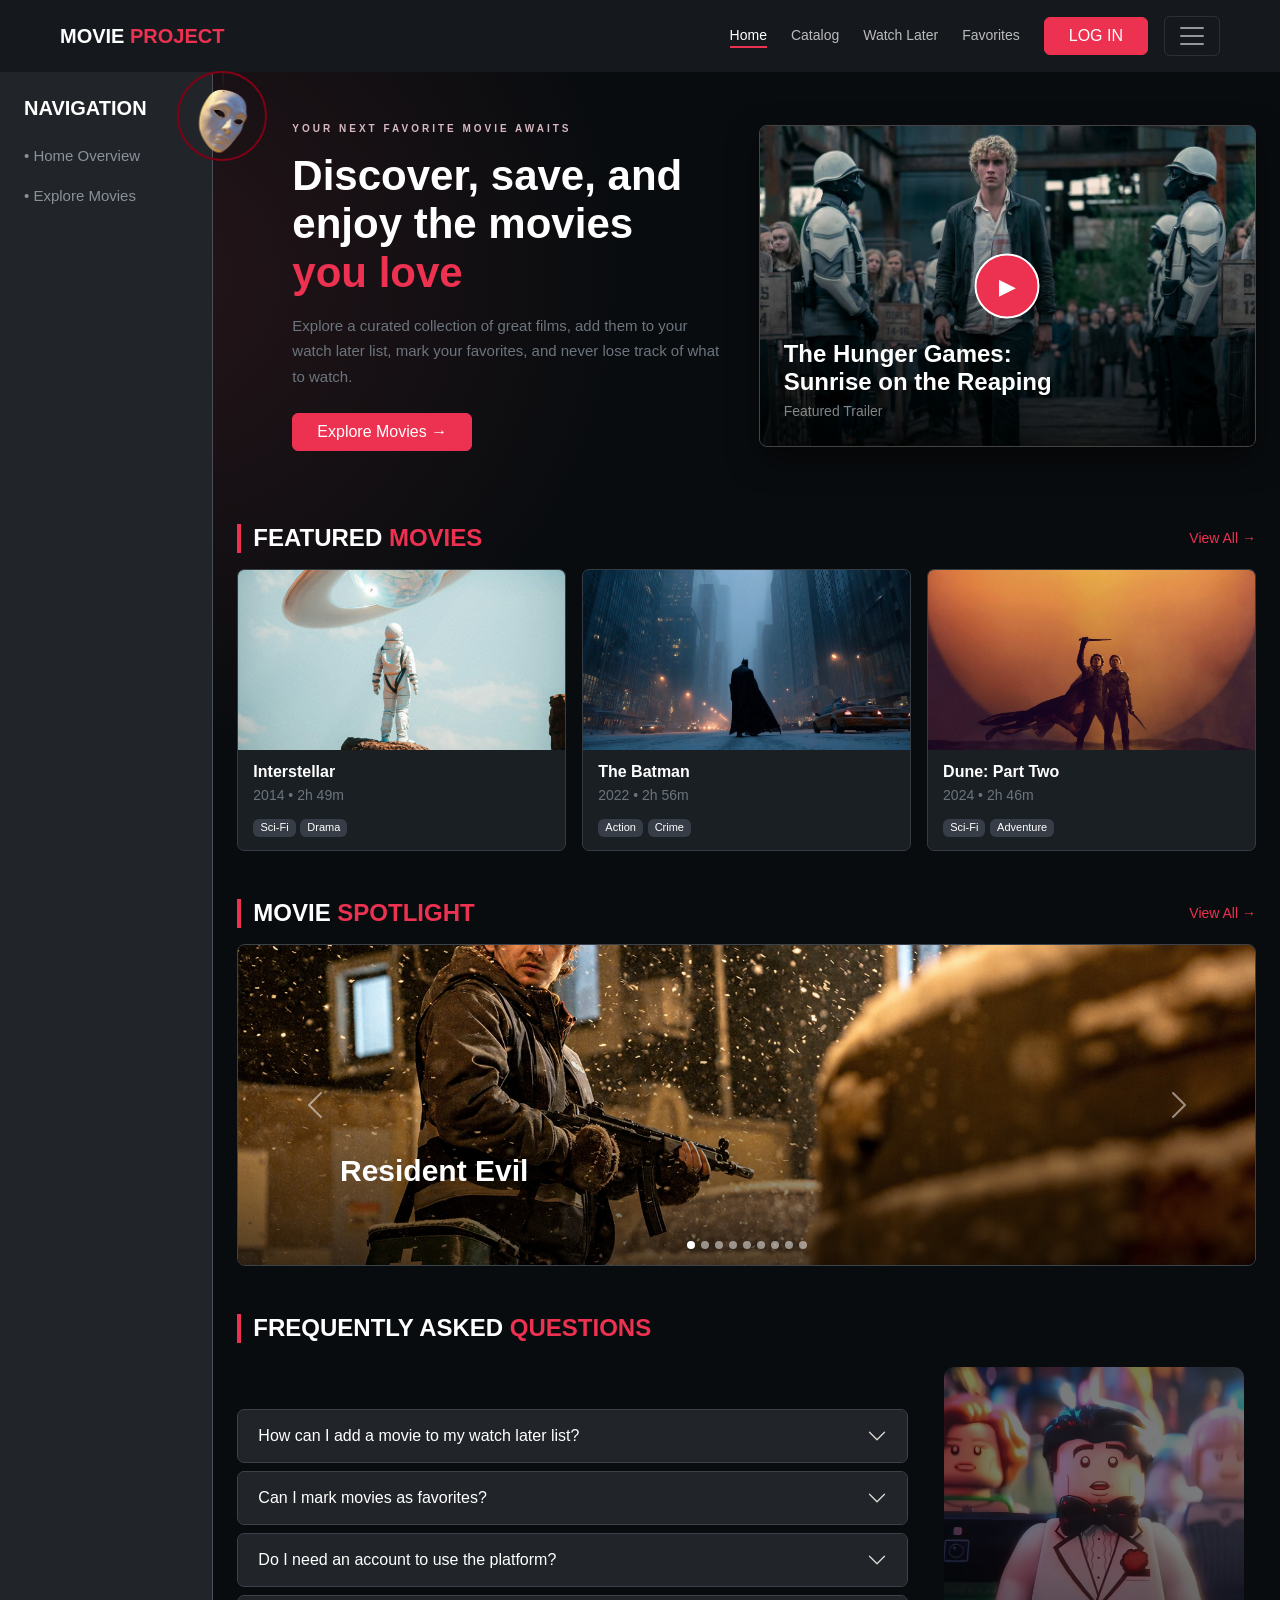
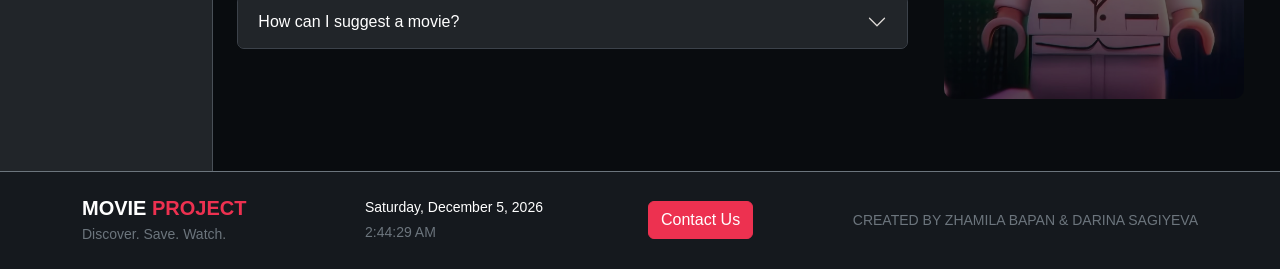
<file: index.html>
<!DOCTYPE html>
<html lang="en">
<head>
  <meta charset="UTF-8">
  <meta name="viewport" content="width=device-width, initial-scale=1.0">
  <title>Home | MOVIE PROJECT</title>

  <link href="https://cdn.jsdelivr.net/npm/bootstrap@5.3.3/dist/css/bootstrap.min.css" rel="stylesheet">
  <link rel="stylesheet" href="css/style.css">
</head>

<body class="home-page bg-black text-white">

<!-- NAVBAR -->
<nav class="navbar navbar-dark bg-dark px-3 px-lg-5 py-3">
  <div class="container-fluid">

    <a class="navbar-brand fw-bold" href="index.html">
      MOVIE <span class="red-text">PROJECT</span>
    </a>

    <div class="d-none d-lg-flex gap-4 ms-auto me-4">
      <a href="index.html" class="nav-link active-link">Home</a>
      <a href="catalog.html" class="nav-link">Catalog</a>
      <a href="watch-later.html" class="nav-link">Watch Later</a>
      <a href="favorites.html" class="nav-link">Favorites</a>
    </div>

    <button class="btn btn-danger px-4 me-3" data-bs-toggle="modal" data-bs-target="#loginModal">
      LOG IN
    </button>

    <button class="navbar-toggler" type="button" data-bs-toggle="offcanvas"
            data-bs-target="#menu" aria-label="Open menu">
      <span class="navbar-toggler-icon"></span>
    </button>
  </div>
</nav>

<!-- HAMBURGER MENU -->
<div class="offcanvas offcanvas-end text-bg-dark" id="menu" tabindex="-1">
  <div class="offcanvas-header">
    <h5>MOVIE PROJECT</h5>
    <button class="btn-close btn-close-white" data-bs-dismiss="offcanvas" aria-label="Close"></button>
  </div>
  <div class="offcanvas-body d-flex flex-column gap-4">
    <a href="index.html">Home</a>
    <a href="catalog.html">Catalog</a>
    <a href="watch-later.html">Watch Later</a>
    <a href="favorites.html">Favorites</a>
  </div>
</div>


<main class="container-fluid px-0">

    <div class="row g-0">

        <!-- SIDEBAR -->
        <aside class="site-sidebar col-12 col-lg-2 bg-dark p-4">
        <h3 class="fs-5 fw-bold mb-4">NAVIGATION</h3>

        <p>
            <a href="index.html">• Home Overview</a>
        </p>

        <p>
            <a href="catalog.html">• Explore Movies</a>
        </p>
        </aside>

        <!-- MAIN CONTENT -->
        <div class="col-12 col-lg-10 px-3 px-lg-4 py-4">


            <!-- HERO -->
            <section class="row align-items-center g-4 mb-5">
                <div class="col-12 col-lg-6">
                <div class="hero-left position-relative">

                    <img src="images/mask1.png" class="hero-mask rounded-circle"
                        width="90" height="90" alt="Movie mask">

                    <p class="hero-small">YOUR NEXT FAVORITE MOVIE AWAITS</p>

                    <h1 class="hero-title fw-bold">
                    Discover, save, and<br>
                    enjoy the movies<br>
                    <span class="red-text">you love</span>
                    </h1>

                    <p class="text-secondary hero-description mt-3 mb-4">
                    Explore a curated collection of great films, add them
                    to your watch later list, mark your favorites,
                    and never lose track of what to watch.
                    </p>

                    <a href="catalog.html" class="btn btn-danger px-4">
                    Explore Movies &rarr;
                    </a>
                </div>
                </div>

                <div class="col-12 col-lg-6">
                <div class="trailer-box position-relative overflow-hidden rounded-3">

                    <!-- Preview shown before playing -->
                    <div id="videoPreview" class="position-relative">
                    <img src="images/The Hunger Games.jpg" class="w-100 object-fit-cover"
                        height="320" alt="The Hunger Games">

                    <div class="trailer-dark"></div>

                    <button class="btn btn-danger rounded-circle play-button position-absolute top-50 start-50 translate-middle"
                            onclick="playTrailer()" aria-label="Play trailer">
                        &#9654;
                    </button>

                    <div class="trailer-info position-absolute bottom-0 start-0 p-4">
                        <h2 class="h4 fw-bold mb-1">
                        The Hunger Games:<br>Sunrise on the Reaping
                        </h2>
                        <p class="text-white-50 small mb-0">Featured Trailer</p>
                    </div>
                    </div>

                    <!-- Video plays in the same place -->
                    <video id="heroVideo" class="w-100 d-none" height="320"
                        controls playsinline preload="none">
                    <source src="video/THE HUNGER GAMES.mp4" type="video/mp4">
                    </video>

                </div>
                </div>
            </section>


            <!-- FEATURED MOVIES -->
            <section class="mb-5">

                <div class="d-flex justify-content-between align-items-center mb-3">
                <h2 class="section-title h4 fw-bold mb-0">
                    FEATURED <span class="red-text">MOVIES</span>
                </h2>
                <a href="catalog.html" class="red-text small">View All &rarr;</a>
                </div>

                <div class="row g-3">

                <div class="col-12 col-md-4">
                    <div class="card bg-dark text-white h-100 movie-card">
                    <img src="images/interstellar.jpg" class="card-img-top object-fit-cover"
                        height="200" alt="Interstellar">
                    <div class="card-body">
                        <h3 class="h6 fw-bold mb-1">Interstellar</h3>
                        <p class="small text-secondary mb-2">2014 • 2h 49m</p>
                        <span class="badge bg-secondary">Sci-Fi</span>
                        <span class="badge bg-secondary">Drama</span>
                    </div>
                    </div>
                </div>

                <div class="col-12 col-md-4">
                    <div class="card bg-dark text-white h-100 movie-card">
                    <img src="images/the-batman.jpg" class="card-img-top object-fit-cover"
                        height="200" alt="The Batman">
                    <div class="card-body">
                        <h3 class="h6 fw-bold mb-1">The Batman</h3>
                        <p class="small text-secondary mb-2">2022 • 2h 56m</p>
                        <span class="badge bg-secondary">Action</span>
                        <span class="badge bg-secondary">Crime</span>
                    </div>
                    </div>
                </div>

                <div class="col-12 col-md-4">
                    <div class="card bg-dark text-white h-100 movie-card">
                    <img src="images/dune.jpg" class="card-img-top object-fit-cover"
                        height="200" alt="Dune Part Two">
                    <div class="card-body">
                        <h3 class="h6 fw-bold mb-1">Dune: Part Two</h3>
                        <p class="small text-secondary mb-2">2024 • 2h 46m</p>
                        <span class="badge bg-secondary">Sci-Fi</span>
                        <span class="badge bg-secondary">Adventure</span>
                    </div>
                    </div>
                </div>

                </div>
            </section>


            <!-- BOOTSTRAP CAROUSEL -->
            <section class="mb-5">

                <div class="d-flex justify-content-between align-items-center mb-3">
                <h2 class="section-title h4 fw-bold mb-0">
                    MOVIE <span class="red-text">SPOTLIGHT</span>
                </h2>
                <a href="catalog.html" class="red-text small">View All &rarr;</a>
                </div>

                <div id="movieCarousel" class="carousel slide rounded-3 overflow-hidden"
                    data-bs-ride="carousel">

                <div class="carousel-indicators">
                    <button data-bs-target="#movieCarousel" data-bs-slide-to="0" class="active" aria-current="true" aria-label="Slide 1"></button>
                    <button data-bs-target="#movieCarousel" data-bs-slide-to="1" aria-label="Slide 2"></button>
                    <button data-bs-target="#movieCarousel" data-bs-slide-to="2" aria-label="Slide 3"></button>
                    <button data-bs-target="#movieCarousel" data-bs-slide-to="3" aria-label="Slide 4"></button>
                    <button data-bs-target="#movieCarousel" data-bs-slide-to="4" aria-label="Slide 5"></button>
                    <button data-bs-target="#movieCarousel" data-bs-slide-to="5" aria-label="Slide 6"></button>
                    <button data-bs-target="#movieCarousel" data-bs-slide-to="6" aria-label="Slide 7"></button>
                    <button data-bs-target="#movieCarousel" data-bs-slide-to="7" aria-label="Slide 8"></button>
                    <button data-bs-target="#movieCarousel" data-bs-slide-to="8" aria-label="Slide 9"></button>
                </div>

                <div class="carousel-inner">

                    <div class="carousel-item active">
                    <img src="images/slide.res.jpg" class="d-block w-100 object-fit-cover" height="320" alt="Resident Evil">
                    <div class="carousel-caption text-start"><h3>Resident Evil</h3></div>
                    </div>

                    <div class="carousel-item">
                    <img src="images/slide.dune.jpg" class="d-block w-100 object-fit-cover" height="320" alt="Dune III">
                    <div class="carousel-caption text-start"><h3>Dune III</h3></div>
                    </div>

                    <div class="carousel-item">
                    <img src="images/the-batman.jpg" class="d-block w-100 object-fit-cover" height="320" alt="The Batman">
                    <div class="carousel-caption text-start"><h3>The Batman</h3></div>
                    </div>

                    <div class="carousel-item">
                    <img src="images/slide.juma.jpg" class="d-block w-100 object-fit-cover" height="320" alt="Jumanji">
                    <div class="carousel-caption text-start"><h3>Jumanji</h3></div>
                    </div>

                    <div class="carousel-item">
                    <img src="images/slide.jpg" class="d-block w-100 object-fit-cover" height="320" alt="Blade Runner 2049">
                    <div class="carousel-caption text-start"><h3>Blade Runner 2049</h3></div>
                    </div>

                    <div class="carousel-item">
                    <img src="images/slide.avt.jpg" class="d-block w-100 object-fit-cover" height="320" alt="Avatar">
                    <div class="carousel-caption text-start"><h3>Avatar</h3></div>
                    </div>

                    <div class="carousel-item">
                    <img src="images/slide.int.jpg" class="d-block w-100 object-fit-cover" height="320" alt="Interstellar">
                    <div class="carousel-caption text-start"><h3>Interstellar</h3></div>
                    </div>

                    <div class="carousel-item">
                    <img src="images/slide.fav.jpg" class="d-block w-100 object-fit-cover" height="320" alt="The Favourite ">
                    <div class="carousel-caption text-start"><h3>The Favourite </h3></div>
                    </div>

                    <div class="carousel-item">
                    <img src="images/The Hunger Games.jpg" class="d-block w-100 object-fit-cover" height="320" alt="The Hunger Games">
                    <div class="carousel-caption text-start"><h3>The Hunger Games</h3></div>
                    </div>

                </div>

                <button class="carousel-control-prev" data-bs-target="#movieCarousel"
                        data-bs-slide="prev" aria-label="Previous">
                    <span class="carousel-control-prev-icon"></span>
                </button>

                <button class="carousel-control-next" data-bs-target="#movieCarousel"
                        data-bs-slide="next" aria-label="Next">
                    <span class="carousel-control-next-icon"></span>
                </button>

                </div>
            </section>


            <!-- FAQ ACCORDION -->
            <section class="mb-5">

                <h2 class="section-title h4 fw-bold mb-4">
                FREQUENTLY ASKED <span class="red-text">QUESTIONS</span>
                </h2>

                <div class="row g-4 align-items-center">

                <div class="col-12 col-lg-8">
                    <div class="accordion" id="faq">

                    <div class="accordion-item bg-dark text-white mb-2">
                        <h3 class="accordion-header">         
                        <button class="accordion-button collapsed bg-dark text-white" type="button" aria-expanded="false" aria-controls="faq1">
                        How can I add a movie to my watch later list?
                        </button>
                        </h3>
                        <div id="faq1" class="accordion-collapse collapse" data-bs-parent="#faq">
                        <div class="accordion-body">
                            Open Catalog and click the clock button next to a movie.
                        </div>
                        </div>
                    </div>

                    <div class="accordion-item bg-dark text-white mb-2">
                        <h3 class="accordion-header">
                        <button class="accordion-button collapsed bg-dark text-white" type="button" aria-expanded="false" aria-controls="faq2">
                            Can I mark movies as favorites?
                        </button>
                        </h3>
                        <div id="faq2" class="accordion-collapse collapse" data-bs-parent="#faq">
                        <div class="accordion-body">
                            Yes. Click the heart button in Catalog.
                        </div>
                        </div>
                    </div>

                    <div class="accordion-item bg-dark text-white mb-2">
                        <h3 class="accordion-header">
                        <button class="accordion-button collapsed bg-dark text-white" type="button" aria-expanded="false" aria-controls="faq3">
                            Do I need an account to use the platform?
                        </button>
                        </h3>
                        <div id="faq3" class="accordion-collapse collapse" data-bs-parent="#faq">
                        <div class="accordion-body">
                            No. Movie lists are stored locally in your browser.
                        </div>
                        </div>
                    </div>

                    <div class="accordion-item bg-dark text-white mb-2">
                        <h3 class="accordion-header">
                        <button class="accordion-button collapsed bg-dark text-white" type="button" aria-expanded="false" aria-controls="faq4">
                            How can I suggest a movie?
                        </button>
                        </h3>
                        <div id="faq4" class="accordion-collapse collapse" data-bs-parent="#faq">
                        <div class="accordion-body">
                            Click Contact Us and complete the suggestion form.
                        </div>
                        </div>
                    </div>

                    </div>
                </div>

                <div class="col-12 col-lg-4 text-center">
                    <img src="images/rea.jpg" class="faq-reaction img-fluid"
                        width="300" height="360" alt="Reaction image">
                </div>

                </div>
            </section>

        </div>

    </div>
</main>



<!-- FOOTER -->
<footer class="bg-dark border-top border-secondary py-4">
  <div class="container">
    <div class="row align-items-center g-3">

      <div class="col-12 col-md-3">
        <h2 class="h5 fw-bold mb-1">MOVIE <span class="red-text">PROJECT</span></h2>
        <p class="text-secondary small mb-0">Discover. Save. Watch.</p>
      </div>

      <div class="col-12 col-md-3">
        <p id="date" class="small mb-1"></p>
        <p id="time" class="small text-secondary mb-0"></p>
      </div>

      <div class="col-12 col-md-2">
        <button class="btn btn-danger" data-bs-toggle="modal"
                data-bs-target="#contactModal">Contact Us</button>
      </div>

      <div class="col-12 col-md-4 text-md-end">
        <p class="text-secondary small mb-0">
          CREATED BY ZHAMILA BAPAN &amp; DARINA SAGIYEVA
        </p>
      </div>

    </div>
  </div>
</footer>


<!-- SIGN UP FORM -->
<div class="modal fade" id="loginModal" tabindex="-1">
  <div class="modal-dialog modal-dialog-centered">
    <div class="modal-content bg-dark text-white">

      <div class="modal-header">
        <h2 class="modal-title h5">Sign Up</h2>
        <button class="btn-close btn-close-white" data-bs-dismiss="modal" aria-label="Close"></button>
      </div>

      <div class="modal-body">
        <p class="small text-secondary">Demo registration form.</p>

        <form id="signupForm">
          <label class="form-label">Email</label>
          <input type="email" id="email" class="form-control mb-3" required>

          <label class="form-label">Password</label>
          <input type="password" id="password" class="form-control mb-3" required>

          <label class="form-label">Confirm Password</label>
          <input type="password" id="confirm" class="form-control mb-3" required>

          <p id="formMessage" class="small" role="status"></p>
          <button class="btn btn-danger w-100">Sign Up</button>
        </form>
      </div>

    </div>
  </div>
</div>


<!-- CONTACT FORM -->
<div class="modal fade" id="contactModal" tabindex="-1">
  <div class="modal-dialog modal-dialog-centered modal-lg">
    <div class="modal-content bg-dark text-white">

      <div class="modal-header">
        <h2 class="modal-title h5">Suggest a Movie / Contact Us</h2>
        <button class="btn-close btn-close-white" data-bs-dismiss="modal" aria-label="Close"></button>
      </div>

      <div class="modal-body">
        <form id="contactForm">
          <div class="row g-3">

            <div class="col-md-6">
              <label class="form-label">Your Name</label>
              <input type="text" class="form-control" required>
            </div>

            <div class="col-md-6">
              <label class="form-label">Your Email</label>
              <input type="email" class="form-control" required>
            </div>

            <div class="col-md-6">
              <label class="form-label">Highlight Color</label>
              <input type="color" class="form-control form-control-color" value="#ed3150">
            </div>

            <div class="col-md-6">
              <label class="form-label">Genre</label>
              <select class="form-select">
                <option>Action</option>
                <option>Sci-Fi</option>
                <option>Horror</option>
                <option>Drama</option>
                <option>Comedy</option>
              </select>
            </div>

            <div class="col-12">
              <label class="form-label">Message</label>
              <textarea class="form-control" rows="4" required></textarea>
            </div>

          </div>

          <p id="contactMessage" class="small mt-3" role="status"></p>
          <button class="btn btn-danger w-100 mt-2">Submit Request</button>
        </form>
      </div>

    </div>
  </div>
</div>

<script src="https://cdn.jsdelivr.net/npm/bootstrap@5.3.3/dist/js/bootstrap.bundle.min.js"></script>
<script src="js/script.js"></script>
</body>
</html>
</file>
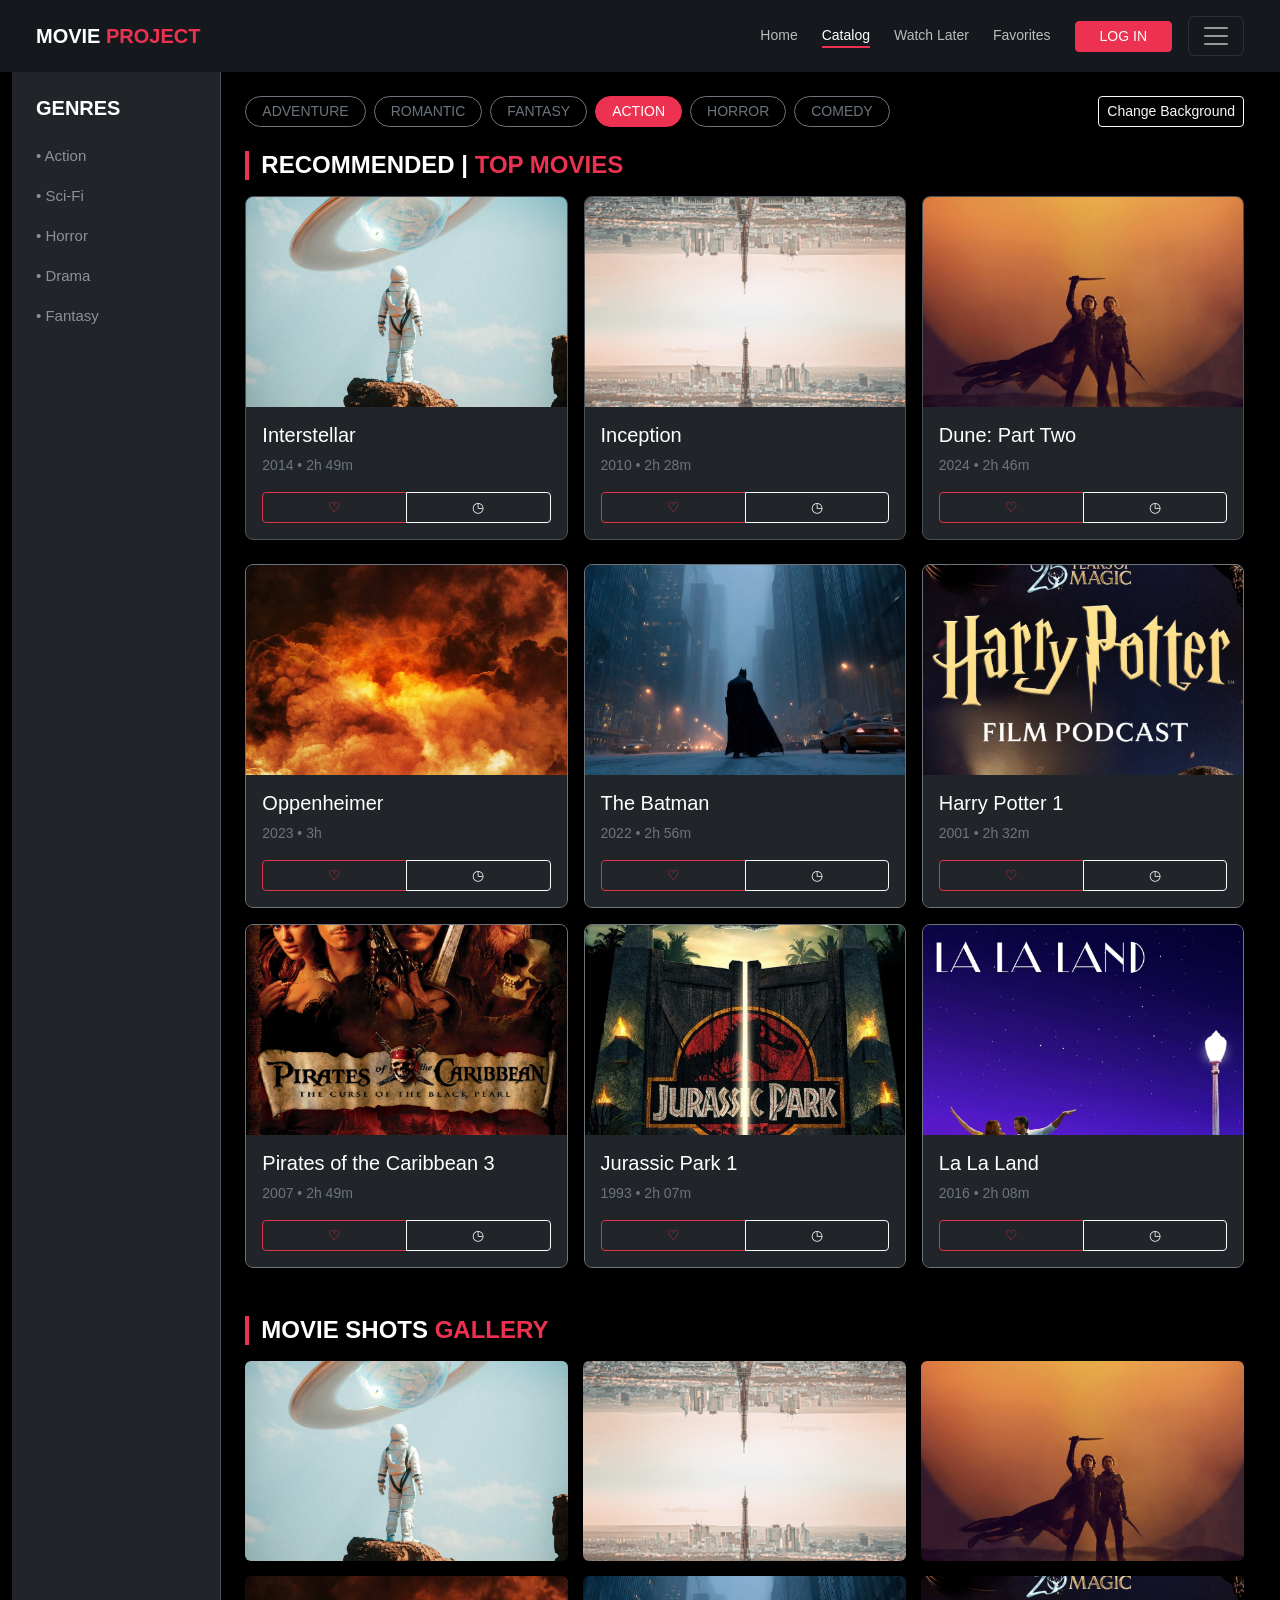
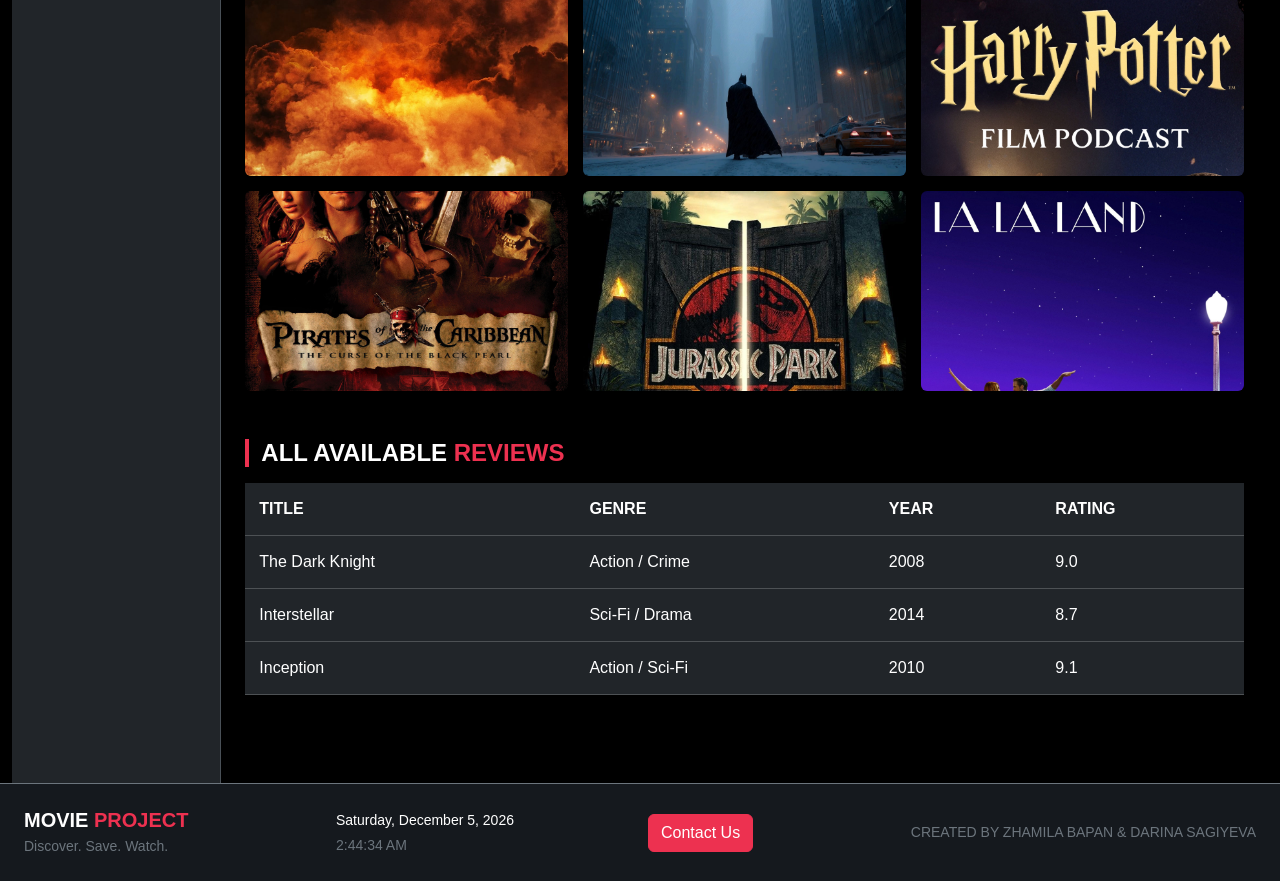
<file: catalog.html>
<!DOCTYPE html>
<html lang="en">
<head>
  <meta charset="UTF-8">
  <meta name="viewport" content="width=device-width, initial-scale=1.0">
  <title>Catalog | MOVIE PROJECT</title>
  <link href="https://cdn.jsdelivr.net/npm/bootstrap@5.3.3/dist/css/bootstrap.min.css" rel="stylesheet">
  <link rel="stylesheet" href="css/style.css">
</head>
<body class="catalog-page bg-black text-white">

<!-- NAVBAR -->
<nav class="navbar navbar-dark bg-dark px-3 px-lg-4 py-3">
  <div class="container-fluid">
    <a class="navbar-brand fw-bold" href="index.html">MOVIE <span class="red-text">PROJECT</span></a>
    <div class="d-none d-lg-flex gap-4 ms-auto me-4">
      <a class="nav-link" href="index.html">Home</a>
      <a class="nav-link active-link" href="catalog.html">Catalog</a>
      <a class="nav-link" href="watch-later.html">Watch Later</a>
      <a class="nav-link" href="favorites.html">Favorites</a>
    </div>
    <button class="btn btn-danger btn-sm me-3 px-4" type="button" data-bs-toggle="modal" data-bs-target="#loginModal">LOG IN</button>
    <button class="navbar-toggler" type="button" data-bs-toggle="offcanvas" data-bs-target="#menu" aria-label="Open menu">
      <span class="navbar-toggler-icon"></span>
    </button>
  </div>
</nav>

<!-- HAMBURGER MENU -->
<div class="offcanvas offcanvas-end text-bg-dark" id="menu" tabindex="-1">
  <div class="offcanvas-header">
    <h5>MOVIE PROJECT</h5>
    <button class="btn-close btn-close-white" data-bs-dismiss="offcanvas" aria-label="Close"></button>
  </div>
  <div class="offcanvas-body d-flex flex-column gap-4">
    <a href="index.html">Home</a>
    <a href="catalog.html">Catalog</a>
    <a href="watch-later.html">Watch Later</a>
    <a href="favorites.html">Favorites</a>
  </div>
</div>

<div class="container-fluid">
  <div class="row g-0 catalog-layout">

    <!-- SIDEBAR -->
    <aside class="site-sidebar col-12 col-lg-2 bg-dark p-4">
      <h3 class="fs-5 fw-bold mb-4">GENRES</h3>
      <p><a href="#movies">• Action</a></p>
      <p><a href="#movies">• Sci-Fi</a></p>
      <p><a href="#movies">• Horror</a></p>
      <p><a href="#movies">• Drama</a></p>
      <p><a href="#movies">• Fantasy</a></p>
    </aside>

    <main class="col-12 col-lg-10 px-3 px-lg-4 py-4">

      <!-- GENRE BUTTONS -->
      <section class="mb-4 d-flex flex-wrap gap-2">
        <button class="btn btn-outline-secondary btn-sm rounded-pill px-3">ADVENTURE</button>
        <button class="btn btn-outline-secondary btn-sm rounded-pill px-3">ROMANTIC</button>
        <button class="btn btn-outline-secondary btn-sm rounded-pill px-3">FANTASY</button>
        <button class="btn btn-danger btn-sm rounded-pill px-3">ACTION</button>
        <button class="btn btn-outline-secondary btn-sm rounded-pill px-3">HORROR</button>
        <button class="btn btn-outline-secondary btn-sm rounded-pill px-3">COMEDY</button>
        <button class="btn btn-outline-light btn-sm ms-lg-auto" onclick="changeBackgroundColor()">Change Background</button>
      </section>

      <!-- MOVIES -->
      <section id="movies" class="mb-5">
        <h1 class="section-title h4 fw-bold mb-3">RECOMMENDED | <span class="red-text">TOP MOVIES</span></h1>

        <!-- FIRST THREE CARDS -->
        <div class="row g-3 mb-4">

          <div class="col-12 col-md-6 col-lg-4">
            <div class="media-card h-100">
              <img src="images/interstellar.jpg" class="w-100 object-fit-cover" height="210" alt="Interstellar">
              <div class="p-3">
                <h3 class="h5">Interstellar</h3>
                <p class="small text-secondary">2014 • 2h 49m</p>
                <div class="btn-group w-100">
                  <button class="btn btn-outline-danger btn-sm" onclick="saveMovie('favorites','Interstellar','2014','Sci-Fi / Drama')" aria-label="Add to Favorites">♡</button>
                  <button class="btn btn-outline-light btn-sm" onclick="saveMovie('watchLater','Interstellar','2014','Sci-Fi / Drama')" aria-label="Add to Watch Later">◷</button>
                </div>
              </div>
            </div>
          </div>

          <div class="col-12 col-md-6 col-lg-4">
            <div class="media-card h-100">
              <img src="images/inception.jpg" class="w-100 object-fit-cover" height="210" alt="Inception">
              <div class="p-3">
                <h3 class="h5">Inception</h3>
                <p class="small text-secondary">2010 • 2h 28m</p>
                <div class="btn-group w-100">
                  <button class="btn btn-outline-danger btn-sm" onclick="saveMovie('favorites','Inception','2010','Action / Sci-Fi')" aria-label="Add to Favorites">♡</button>
                  <button class="btn btn-outline-light btn-sm" onclick="saveMovie('watchLater','Inception','2010','Action / Sci-Fi')" aria-label="Add to Watch Later">◷</button>
                </div>
              </div>
            </div>
          </div>

          <div class="col-12 col-md-6 col-lg-4">
            <div class="media-card h-100">
              <img src="images/dune.jpg" class="w-100 object-fit-cover" height="210" alt="Dune: Part Two">
              <div class="p-3">
                <h3 class="h5">Dune: Part Two</h3>
                <p class="small text-secondary">2024 • 2h 46m</p>
                <div class="btn-group w-100">
                  <button class="btn btn-outline-danger btn-sm" onclick="saveMovie('favorites','Dune: Part Two','2024','Sci-Fi / Adventure')" aria-label="Add to Favorites">♡</button>
                  <button class="btn btn-outline-light btn-sm" onclick="saveMovie('watchLater','Dune: Part Two','2024','Sci-Fi / Adventure')" aria-label="Add to Watch Later">◷</button>
                </div>
              </div>
            </div>
          </div>
        </div>

        <!-- BOOTSTRAP CARDS -->
        <div class="row g-3">

          <div class="col-12 col-md-6 col-lg-4">
            <div class="card bootstrap-card bg-dark text-white border-secondary h-100">
              <img src="images/oppenheimer.jpg" class="w-100 object-fit-cover" height="210" alt="Oppenheimer">
              <div class="card-body">
                <h3 class="h5">Oppenheimer</h3>
                <p class="small text-secondary">2023 • 3h</p>
                <div class="btn-group w-100">
                  <button class="btn btn-outline-danger btn-sm" onclick="saveMovie('favorites','Oppenheimer','2023','Drama / History')" aria-label="Add to Favorites">♡</button>
                  <button class="btn btn-outline-light btn-sm" onclick="saveMovie('watchLater','Oppenheimer','2023','Drama / History')" aria-label="Add to Watch Later">◷</button>
                </div>
              </div>
            </div>
          </div>

          <div class="col-12 col-md-6 col-lg-4">
            <div class="card bootstrap-card bg-dark text-white border-secondary h-100">
              <img src="images/the-batman.jpg" class="w-100 object-fit-cover" height="210" alt="The Batman">
              <div class="card-body">
                <h3 class="h5">The Batman</h3>
                <p class="small text-secondary">2022 • 2h 56m</p>
                <div class="btn-group w-100">
                  <button class="btn btn-outline-danger btn-sm" onclick="saveMovie('favorites','The Batman','2022','Action / Crime')" aria-label="Add to Favorites">♡</button>
                  <button class="btn btn-outline-light btn-sm" onclick="saveMovie('watchLater','The Batman','2022','Action / Crime')" aria-label="Add to Watch Later">◷</button>
                </div>
              </div>
            </div>
          </div>

          <div class="col-12 col-md-6 col-lg-4">
            <div class="card bootstrap-card bg-dark text-white border-secondary h-100">
              <img src="images/harry-potter.jpg" class="w-100 object-fit-cover" height="210" alt="Harry Potter 1">
              <div class="card-body">
                <h3 class="h5">Harry Potter 1</h3>
                <p class="small text-secondary">2001 • 2h 32m</p>
                <div class="btn-group w-100">
                  <button class="btn btn-outline-danger btn-sm" onclick="saveMovie('favorites','Harry Potter 1','2001','Fantasy / Adventure')" aria-label="Add to Favorites">♡</button>
                  <button class="btn btn-outline-light btn-sm" onclick="saveMovie('watchLater','Harry Potter 1','2001','Fantasy / Adventure')" aria-label="Add to Watch Later">◷</button>
                </div>
              </div>
            </div>
          </div>

          <div class="col-12 col-md-6 col-lg-4">
            <div class="card bootstrap-card bg-dark text-white border-secondary h-100">
              <img src="images/pirates3.jpg" class="w-100 object-fit-cover" height="210" alt="Pirates of the Caribbean 3">
              <div class="card-body">
                <h3 class="h5">Pirates of the Caribbean 3</h3>
                <p class="small text-secondary">2007 • 2h 49m</p>
                <div class="btn-group w-100">
                  <button class="btn btn-outline-danger btn-sm" onclick="saveMovie('favorites','Pirates of the Caribbean 3','2007','Action / Adventure')" aria-label="Add to Favorites">♡</button>
                  <button class="btn btn-outline-light btn-sm" onclick="saveMovie('watchLater','Pirates of the Caribbean 3','2007','Action / Adventure')" aria-label="Add to Watch Later">◷</button>
                </div>
              </div>
            </div>
          </div>

          <div class="col-12 col-md-6 col-lg-4">
            <div class="card bootstrap-card bg-dark text-white border-secondary h-100">
              <img src="images/jurassic-park.jpg" class="w-100 object-fit-cover" height="210" alt="Jurassic Park 1">
              <div class="card-body">
                <h3 class="h5">Jurassic Park 1</h3>
                <p class="small text-secondary">1993 • 2h 07m</p>
                <div class="btn-group w-100">
                  <button class="btn btn-outline-danger btn-sm" onclick="saveMovie('favorites','Jurassic Park 1','1993','Sci-Fi / Adventure')" aria-label="Add to Favorites">♡</button>
                  <button class="btn btn-outline-light btn-sm" onclick="saveMovie('watchLater','Jurassic Park 1','1993','Sci-Fi / Adventure')" aria-label="Add to Watch Later">◷</button>
                </div>
              </div>
            </div>
          </div>

          <div class="col-12 col-md-6 col-lg-4">
            <div class="card bootstrap-card bg-dark text-white border-secondary h-100">
              <img src="images/lalaland.jpg" class="w-100 object-fit-cover" height="210" alt="La La Land">
              <div class="card-body">
                <h3 class="h5">La La Land</h3>
                <p class="small text-secondary">2016 • 2h 08m</p>
                <div class="btn-group w-100">
                  <button class="btn btn-outline-danger btn-sm" onclick="saveMovie('favorites','La La Land','2016','Comedy / Drama / Music')" aria-label="Add to Favorites">♡</button>
                  <button class="btn btn-outline-light btn-sm" onclick="saveMovie('watchLater','La La Land','2016','Comedy / Drama / Music')" aria-label="Add to Watch Later">◷</button>
                </div>
              </div>
            </div>
          </div>
        </div>

        <p id="saveMessage" class="text-secondary small mt-3" role="status"></p>
      </section>

      <!-- GALLERY -->
      <section class="mb-5">
        <h2 class="section-title h4 fw-bold mb-3">MOVIE SHOTS <span class="red-text">GALLERY</span></h2>

        <div class="movie-gallery">

          <div class="gallery-item position-relative overflow-hidden rounded">
            <img src="images/interstellar.jpg" class="w-100 object-fit-cover" alt="Interstellar">
            <div class="gallery-overlay position-absolute bottom-0 start-0 w-100 bg-danger text-white text-center p-2">Interstellar</div>
          </div>

          <div class="gallery-item position-relative overflow-hidden rounded">
            <img src="images/inception.jpg" class="w-100 object-fit-cover" alt="Inception">
            <div class="gallery-overlay position-absolute bottom-0 start-0 w-100 bg-danger text-white text-center p-2">Inception</div>
          </div>

          <div class="gallery-item position-relative overflow-hidden rounded">
            <img src="images/dune.jpg" class="w-100 object-fit-cover" alt="Dune: Part Two">
            <div class="gallery-overlay position-absolute bottom-0 start-0 w-100 bg-danger text-white text-center p-2">Dune: Part Two</div>
          </div>

          <div class="gallery-item position-relative overflow-hidden rounded">
            <img src="images/oppenheimer.jpg" class="w-100 object-fit-cover" alt="Oppenheimer">
            <div class="gallery-overlay position-absolute bottom-0 start-0 w-100 bg-danger text-white text-center p-2">Oppenheimer</div>
          </div>

          <div class="gallery-item position-relative overflow-hidden rounded">
            <img src="images/the-batman.jpg" class="w-100 object-fit-cover" alt="The Batman">
            <div class="gallery-overlay position-absolute bottom-0 start-0 w-100 bg-danger text-white text-center p-2">The Batman</div>
          </div>

          <div class="gallery-item position-relative overflow-hidden rounded">
            <img src="images/harry-potter.jpg" class="w-100 object-fit-cover" alt="Harry Potter 1">
            <div class="gallery-overlay position-absolute bottom-0 start-0 w-100 bg-danger text-white text-center p-2">Harry Potter 1</div>
          </div>

          <div class="gallery-item position-relative overflow-hidden rounded">
            <img src="images/pirates3.jpg" class="w-100 object-fit-cover" alt="Pirates of the Caribbean 3">
            <div class="gallery-overlay position-absolute bottom-0 start-0 w-100 bg-danger text-white text-center p-2">Pirates of the Caribbean 3</div>
          </div>

          <div class="gallery-item position-relative overflow-hidden rounded">
            <img src="images/jurassic-park.jpg" class="w-100 object-fit-cover" alt="Jurassic Park 1">
            <div class="gallery-overlay position-absolute bottom-0 start-0 w-100 bg-danger text-white text-center p-2">Jurassic Park 1</div>
          </div>

          <div class="gallery-item position-relative overflow-hidden rounded">
            <img src="images/lalaland.jpg" class="w-100 object-fit-cover" alt="La La Land">
            <div class="gallery-overlay position-absolute bottom-0 start-0 w-100 bg-danger text-white text-center p-2">La La Land</div>
          </div>
        </div>
      </section>

      <!-- REVIEWS TABLE -->
      <section class="mb-5">
        <h2 class="section-title h4 fw-bold mb-3">ALL AVAILABLE <span class="red-text">REVIEWS</span></h2>
        <div class="table-responsive">
          <table class="table table-dark table-hover data-table">
            <thead>
              <tr><th>TITLE</th><th>GENRE</th><th>YEAR</th><th>RATING</th></tr>
            </thead>
            <tbody>
              <tr><td>The Dark Knight</td><td>Action / Crime</td><td>2008</td><td>9.0</td></tr>
              <tr><td>Interstellar</td><td>Sci-Fi / Drama</td><td>2014</td><td>8.7</td></tr>
              <tr><td>Inception</td><td>Action / Sci-Fi</td><td>2010</td><td>9.1</td></tr>
            </tbody>
          </table>
        </div>
      </section>

    </main>
  </div>
</div>

<!-- FOOTER -->
<footer class="bg-dark border-top border-secondary py-4">
  <div class="container-fluid px-4">
    <div class="row align-items-center g-3">
      <div class="col-12 col-md-3">
        <h2 class="h5 fw-bold mb-1">MOVIE <span class="red-text">PROJECT</span></h2>
        <p class="small text-secondary mb-0">Discover. Save. Watch.</p>
      </div>
      <div class="col-12 col-md-3">
        <p id="date" class="small mb-1"></p>
        <p id="time" class="small text-secondary mb-0"></p>
      </div>
      <div class="col-12 col-md-2">
        <button class="btn btn-danger" data-bs-toggle="modal" data-bs-target="#contactModal">Contact Us</button>
      </div>
      <div class="col-12 col-md-4 text-md-end">
        <p class="small text-secondary mb-0">CREATED BY ZHAMILA BAPAN &amp; DARINA SAGIYEVA</p>
      </div>
    </div>
  </div>
</footer>

<!-- SIGN UP -->
<div class="modal fade" id="loginModal" tabindex="-1">
  <div class="modal-dialog modal-dialog-centered">
    <div class="modal-content bg-dark text-white">
      <div class="modal-header">
        <h2 class="h5 modal-title">Sign Up</h2>
        <button class="btn-close btn-close-white" data-bs-dismiss="modal" aria-label="Close"></button>
      </div>
      <div class="modal-body">
        <form id="signupForm">
          <label for="email" class="form-label">Email</label>
          <input id="email" class="form-control mb-3" type="email" required>

          <label for="password" class="form-label">Password</label>
          <input id="password" class="form-control mb-3" type="password" required>

          <label for="confirm" class="form-label">Confirm Password</label>
          <input id="confirm" class="form-control mb-3" type="password" required>

          <p id="signupMessage" class="small" role="status"></p>
          <button class="btn btn-danger w-100">Sign Up</button>
        </form>
      </div>
    </div>
  </div>
</div>

<!-- CONTACT FORM -->
<div class="modal fade" id="contactModal" tabindex="-1">
  <div class="modal-dialog modal-lg modal-dialog-centered">
    <div class="modal-content bg-dark text-white">
      <div class="modal-header">
        <h2 class="h5 modal-title">Suggest a Movie / Contact Us</h2>
        <button class="btn-close btn-close-white" data-bs-dismiss="modal" aria-label="Close"></button>
      </div>
      <div class="modal-body">
        <form id="contactForm">
          <div class="row g-3">
            <div class="col-md-6">
              <label for="name" class="form-label">Your Name</label>
              <input id="name" class="form-control" required>
            </div>
            <div class="col-md-6">
              <label for="contactEmail" class="form-label">Your Email</label>
              <input id="contactEmail" class="form-control" type="email" required>
            </div>
            <div class="col-md-6">
              <label for="color" class="form-label">Highlight Color</label>
              <input id="color" class="form-control form-control-color" type="color" value="#ed3150">
            </div>
            <div class="col-md-6">
              <label for="genre" class="form-label">Genre</label>
              <select id="genre" class="form-select">
                <option>Action</option><option>Sci-Fi</option><option>Horror</option>
                <option>Drama</option><option>Fantasy</option><option>Comedy</option>
              </select>
            </div>
            <div class="col-12">
              <label for="message" class="form-label">Message</label>
              <textarea id="message" class="form-control" rows="4" required></textarea>
            </div>
          </div>
          <p id="contactMessage" class="small mt-3" role="status"></p>
          <button class="btn btn-danger w-100 mt-2">Submit Request</button>
        </form>
      </div>
    </div>
  </div>
</div>

<script src="https://cdn.jsdelivr.net/npm/bootstrap@5.3.3/dist/js/bootstrap.bundle.min.js"></script>
<script src="js/script.js"></script>
</body>
</html>
</file>
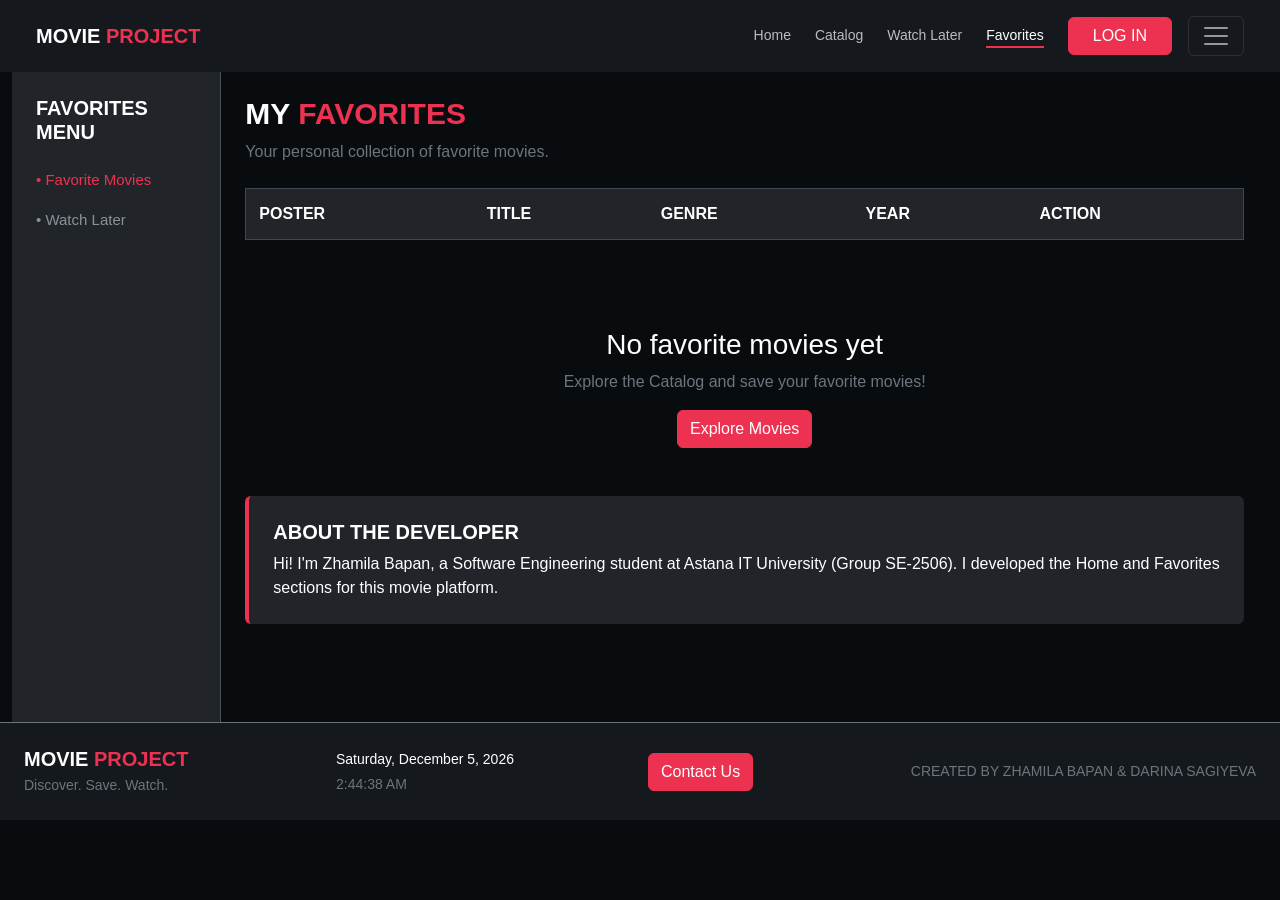
<file: favorites.html>
<!DOCTYPE html>
<html lang="en">
<head>
  <meta charset="UTF-8">
  <meta name="viewport" content="width=device-width, initial-scale=1.0">
  <title>Favorites | MOVIE PROJECT</title>

  <link href="https://cdn.jsdelivr.net/npm/bootstrap@5.3.3/dist/css/bootstrap.min.css" rel="stylesheet">
  <link rel="stylesheet" href="css/style.css">
</head>

<body class="list-page bg-black text-white">

<!-- NAVBAR -->
<nav class="navbar navbar-dark bg-dark px-3 px-lg-4 py-3">
  <div class="container-fluid">
    <a class="navbar-brand fw-bold" href="index.html">
      MOVIE <span class="red-text">PROJECT</span>
    </a>

    <div class="d-none d-lg-flex gap-4 ms-auto me-4">
      <a class="nav-link" href="index.html">Home</a>
      <a class="nav-link" href="catalog.html">Catalog</a>
      <a class="nav-link" href="watch-later.html">Watch Later</a>
      <a class="nav-link active-link" href="favorites.html">Favorites</a>
    </div>

    <button class="btn btn-danger me-3 px-4" data-bs-toggle="modal" data-bs-target="#loginModal">
      LOG IN
    </button>

    <button class="navbar-toggler" data-bs-toggle="offcanvas"
            data-bs-target="#menu" aria-label="Open menu">
      <span class="navbar-toggler-icon"></span>
    </button>
  </div>
</nav>

<!-- MOBILE MENU -->
<div class="offcanvas offcanvas-end text-bg-dark" id="menu" tabindex="-1">
  <div class="offcanvas-header">
    <h5>MOVIE PROJECT</h5>
    <button class="btn-close btn-close-white" data-bs-dismiss="offcanvas" aria-label="Close"></button>
  </div>

  <div class="offcanvas-body d-flex flex-column gap-4">
    <a href="index.html">Home</a>
    <a href="catalog.html">Catalog</a>
    <a href="watch-later.html">Watch Later</a>
    <a href="favorites.html">Favorites</a>
  </div>
</div>

<!-- PAGE -->
<div class="container-fluid">
  <div class="row g-0">

    <!-- SIDEBAR -->
    <aside class="site-sidebar col-12 col-lg-2 bg-dark p-4">
      <h3 class="fs-5 fw-bold mb-4">FAVORITES MENU</h3>
      <p><a href="favorites.html" class="current-link">• Favorite Movies</a></p>
      <p><a href="watch-later.html">• Watch Later</a></p>
    </aside>

    <!-- CONTENT -->
    <main class="col-12 col-lg-10 p-3 p-lg-4">

      <h1 class="fw-bold mb-2">
        MY <span class="red-text">FAVORITES</span>
      </h1>

      <p class="text-secondary mb-4">
        Your personal collection of favorite movies.
      </p>

      <!-- FAVORITES TABLE -->
      <div class="table-responsive mb-4">
        <table class="table table-dark table-hover align-middle movie-table">
          <thead>
            <tr>
              <th>POSTER</th>
              <th>TITLE</th>
              <th>GENRE</th>
              <th>YEAR</th>
              <th>ACTION</th>
            </tr>
          </thead>

          <tbody id="movieList"></tbody>
        </table>
      </div>

      <!-- EMPTY LIST -->
      <div id="emptyList" class="text-center py-5 d-none">
        <h3>No favorite movies yet</h3>
        <p class="text-secondary">
          Explore the Catalog and save your favorite movies!
        </p>
        <a href="catalog.html" class="btn btn-danger">
          Explore Movies
        </a>
      </div>

      <!-- ABOUT THE DEVELOPER -->
      <section class="about-box bg-dark p-4 rounded mb-4">
        <h2 class="h5 fw-bold">ABOUT THE DEVELOPER</h2>
        <p class="mb-0">
          Hi! I'm Zhamila Bapan, a Software Engineering student
          at Astana IT University (Group SE-2506).
          I developed the Home and Favorites sections for this movie platform.
        </p>
      </section>

    </main>
  </div>
</div>

<!-- FOOTER -->
<footer class="bg-dark border-top border-secondary py-4">
  <div class="container-fluid px-4">
    <div class="row align-items-center g-3">

      <div class="col-12 col-md-3">
        <h2 class="h5 fw-bold mb-1">
          MOVIE <span class="red-text">PROJECT</span>
        </h2>
        <p class="small text-secondary mb-0">Discover. Save. Watch.</p>
      </div>

      <div class="col-12 col-md-3">
        <p id="date" class="small mb-1"></p>
        <p id="time" class="small text-secondary mb-0"></p>
      </div>

      <div class="col-12 col-md-2">
        <button class="btn btn-danger" data-bs-toggle="modal"
                data-bs-target="#contactModal">
          Contact Us
        </button>
      </div>

      <div class="col-12 col-md-4 text-md-end">
        <p class="small text-secondary mb-0">
          CREATED BY ZHAMILA BAPAN &amp; DARINA SAGIYEVA
        </p>
      </div>

    </div>
  </div>
</footer>

<!-- SIGN UP FORM -->
<div class="modal fade" id="loginModal" tabindex="-1">
  <div class="modal-dialog modal-dialog-centered">
    <div class="modal-content bg-dark text-white">

      <div class="modal-header">
        <h2 class="h5 modal-title">Sign Up</h2>
        <button class="btn-close btn-close-white" data-bs-dismiss="modal" aria-label="Close"></button>
      </div>

      <div class="modal-body">
        <p class="small text-secondary">Demo registration form.</p>

        <form id="signupForm">
          <label class="form-label" for="email">Email</label>
          <input id="email" type="email" class="form-control mb-3" required>

          <label class="form-label" for="password">Password</label>
          <input id="password" type="password" class="form-control mb-3" required>

          <label class="form-label" for="confirm">Confirm Password</label>
          <input id="confirm" type="password" class="form-control mb-3" required>

          <p id="signupMessage" class="small" role="status"></p>
          <button class="btn btn-danger w-100">Sign Up</button>
        </form>
      </div>

    </div>
  </div>
</div>

<!-- CONTACT FORM -->
<div class="modal fade" id="contactModal" tabindex="-1">
  <div class="modal-dialog modal-lg modal-dialog-centered">
    <div class="modal-content bg-dark text-white">

      <div class="modal-header">
        <h2 class="h5 modal-title">Suggest a Movie / Contact Us</h2>
        <button class="btn-close btn-close-white" data-bs-dismiss="modal" aria-label="Close"></button>
      </div>

      <div class="modal-body">
        <form id="contactForm">
          <div class="row g-3">

            <div class="col-md-6">
              <label class="form-label" for="name">Your Name</label>
              <input id="name" type="text" class="form-control" required>
            </div>

            <div class="col-md-6">
              <label class="form-label" for="contactEmail">Your Email</label>
              <input id="contactEmail" type="email" class="form-control" required>
            </div>

            <div class="col-md-6">
              <label class="form-label" for="color">Highlight Color</label>
              <input id="color" type="color" class="form-control form-control-color" value="#ed3150">
            </div>

            <div class="col-md-6">
              <label class="form-label" for="genre">Genre</label>
              <select id="genre" class="form-select">
                <option>Action</option>
                <option>Sci-Fi</option>
                <option>Horror</option>
                <option>Drama</option>
                <option>Fantasy</option>
                <option>Comedy</option>
              </select>
            </div>

            <div class="col-12">
              <label class="form-label" for="message">Message / Movie Suggestion</label>
              <textarea id="message" class="form-control" rows="4" required></textarea>
            </div>

          </div>

          <p id="contactMessage" class="small mt-3" role="status"></p>

          <button class="btn btn-danger w-100 mt-2">
            SUBMIT REQUEST
          </button>
        </form>
      </div>

    </div>
  </div>
</div>

<script src="https://cdn.jsdelivr.net/npm/bootstrap@5.3.3/dist/js/bootstrap.bundle.min.js"></script>
<script src="js/script.js"></script>
</body>
</html>
</file>
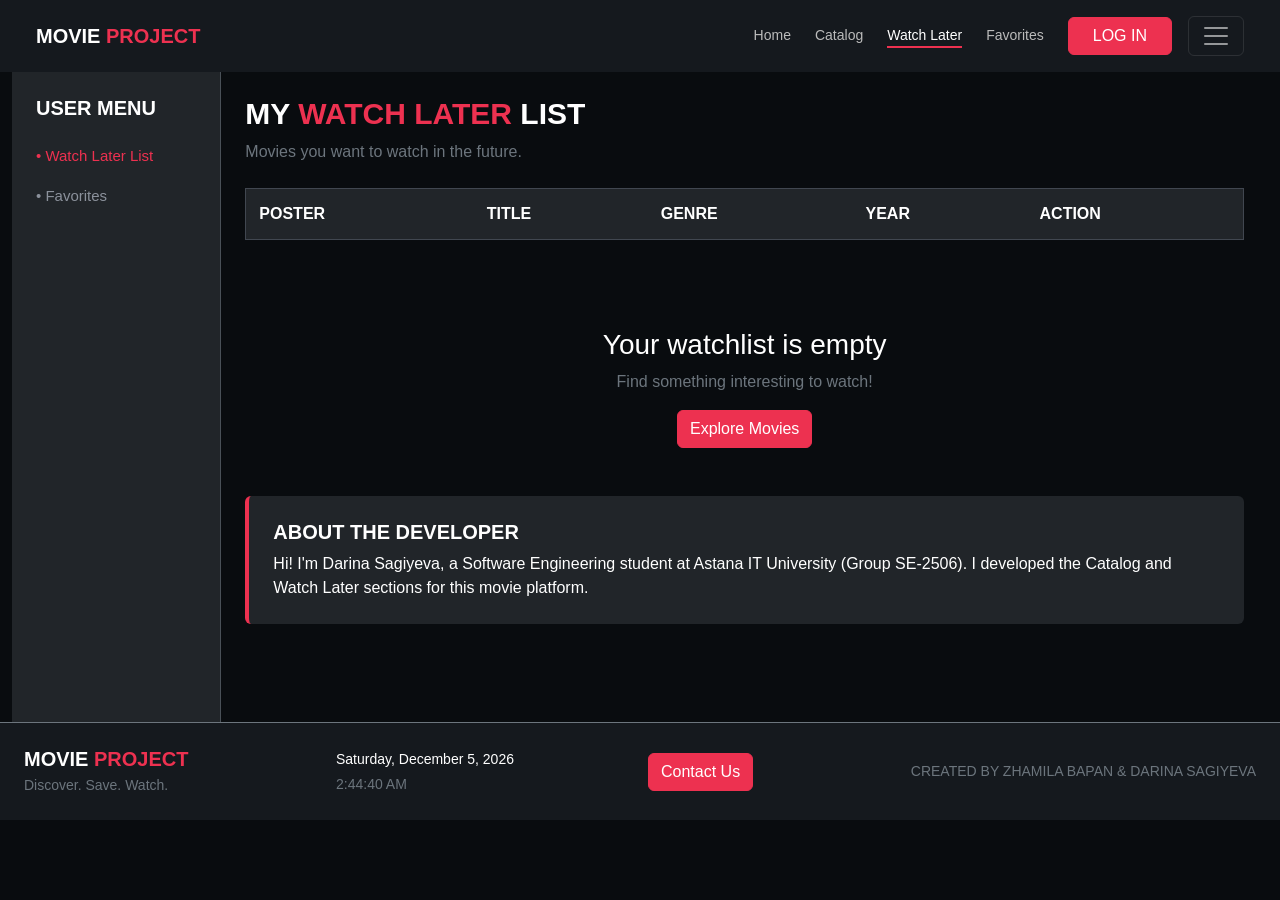
<file: watch-later.html>
<!DOCTYPE html>
<html lang="en">
<head>
  <meta charset="UTF-8">
  <meta name="viewport" content="width=device-width, initial-scale=1.0">
  <title>Watch Later | MOVIE PROJECT</title>
  <link href="https://cdn.jsdelivr.net/npm/bootstrap@5.3.3/dist/css/bootstrap.min.css" rel="stylesheet">
  <link rel="stylesheet" href="css/style.css">
</head>

<body class="list-page bg-black text-white">

<!-- NAVBAR -->
<nav class="navbar navbar-dark bg-dark px-3 px-lg-4 py-3">
  <div class="container-fluid">
    <a class="navbar-brand fw-bold" href="index.html">
      MOVIE <span class="red-text">PROJECT</span>
    </a>

    <div class="d-none d-lg-flex gap-4 ms-auto me-4">
      <a class="nav-link" href="index.html">Home</a>
      <a class="nav-link" href="catalog.html">Catalog</a>
      <a class="nav-link active-link" href="watch-later.html">Watch Later</a>
      <a class="nav-link" href="favorites.html">Favorites</a>
    </div>

    <button class="btn btn-danger me-3 px-4" data-bs-toggle="modal" data-bs-target="#loginModal">LOG IN</button>
    <button class="navbar-toggler" data-bs-toggle="offcanvas" data-bs-target="#menu" aria-label="Open menu">
      <span class="navbar-toggler-icon"></span>
    </button>
  </div>
</nav>

<!-- MOBILE MENU -->
<div class="offcanvas offcanvas-end text-bg-dark" id="menu" tabindex="-1">
  <div class="offcanvas-header">
    <h5>MOVIE PROJECT</h5>
    <button class="btn-close btn-close-white" data-bs-dismiss="offcanvas" aria-label="Close"></button>
  </div>
  <div class="offcanvas-body d-flex flex-column gap-4">
    <a href="index.html">Home</a>
    <a href="catalog.html">Catalog</a>
    <a href="watch-later.html">Watch Later</a>
    <a href="favorites.html">Favorites</a>
  </div>
</div>

<!-- PAGE -->
<div class="container-fluid">
  <div class="row g-0">

    <!-- SIDEBAR -->
    <aside class="site-sidebar col-12 col-lg-2 bg-dark p-4">
      <h3 class="fs-5 fw-bold mb-4">USER MENU</h3>
      <p><a href="watch-later.html" class="current-link">• Watch Later List</a></p>
      <p><a href="favorites.html">• Favorites</a></p>
    </aside>

    <!-- CONTENT -->
    <main class="col-12 col-lg-10 p-3 p-lg-4">
      <h1 class="fw-bold mb-2">MY <span class="red-text">WATCH LATER</span> LIST</h1>
      <p class="text-secondary mb-4">Movies you want to watch in the future.</p>

      <!-- MOVIE TABLE -->
      <div class="table-responsive mb-4">
        <table class="table table-dark table-hover align-middle movie-table">
          <thead>
            <tr>
              <th>POSTER</th>
              <th>TITLE</th>
              <th>GENRE</th>
              <th>YEAR</th>
              <th>ACTION</th>
            </tr>
          </thead>
          <tbody id="movieList"></tbody>
        </table>
      </div>

      <div id="emptyList" class="text-center py-5 d-none">
        <h3>Your watchlist is empty</h3>
        <p class="text-secondary">Find something interesting to watch!</p>
        <a href="catalog.html" class="btn btn-danger">Explore Movies</a>
      </div>

      <!-- ABOUT THE DEVELOPER -->
      <section class="about-box bg-dark p-4 rounded mb-4">
        <h2 class="h5 fw-bold">ABOUT THE DEVELOPER</h2>
        <p class="mb-0">
          Hi! I'm Darina Sagiyeva, a Software Engineering student at
          Astana IT University (Group SE-2506). I developed the
          Catalog and Watch Later sections for this movie platform.
        </p>
      </section>

    </main>
  </div>
</div>

<!-- FOOTER -->
<footer class="bg-dark border-top border-secondary py-4">
  <div class="container-fluid px-4">
    <div class="row align-items-center g-3">
      <div class="col-12 col-md-3">
        <h2 class="h5 fw-bold mb-1">MOVIE <span class="red-text">PROJECT</span></h2>
        <p class="small text-secondary mb-0">Discover. Save. Watch.</p>
      </div>
      <div class="col-12 col-md-3">
        <p id="date" class="small mb-1"></p>
        <p id="time" class="small text-secondary mb-0"></p>
      </div>
      <div class="col-12 col-md-2">
        <button class="btn btn-danger" data-bs-toggle="modal" data-bs-target="#contactModal">Contact Us</button>
      </div>
      <div class="col-12 col-md-4 text-md-end">
        <p class="small text-secondary mb-0">CREATED BY ZHAMILA BAPAN &amp; DARINA SAGIYEVA</p>
      </div>
    </div>
  </div>
</footer>

<!-- SIGN UP -->
<div class="modal fade" id="loginModal" tabindex="-1">
  <div class="modal-dialog modal-dialog-centered">
    <div class="modal-content bg-dark text-white">
      <div class="modal-header">
        <h2 class="h5 modal-title">Sign Up</h2>
        <button class="btn-close btn-close-white" data-bs-dismiss="modal" aria-label="Close"></button>
      </div>
      <div class="modal-body">
        <p class="small text-secondary">Demo registration form.</p>
        <form id="signupForm">
          <label class="form-label" for="email">Email</label>
          <input id="email" type="email" class="form-control mb-3" required>
          <label class="form-label" for="password">Password</label>
          <input id="password" type="password" class="form-control mb-3" required>
          <label class="form-label" for="confirm">Confirm Password</label>
          <input id="confirm" type="password" class="form-control mb-3" required>
          <p id="signupMessage" class="small" role="status"></p>
          <button class="btn btn-danger w-100">Sign Up</button>
        </form>
      </div>
    </div>
  </div>
</div>

<!-- CONTACT FORM -->
<div class="modal fade" id="contactModal" tabindex="-1">
  <div class="modal-dialog modal-lg modal-dialog-centered">
    <div class="modal-content bg-dark text-white">
      <div class="modal-header">
        <h2 class="h5 modal-title">Suggest a Movie / Contact Us</h2>
        <button class="btn-close btn-close-white" data-bs-dismiss="modal" aria-label="Close"></button>
      </div>
      <div class="modal-body">
        <form id="contactForm">
          <div class="row g-3">
            <div class="col-md-6">
              <label class="form-label" for="name">Your Name</label>
              <input id="name" type="text" class="form-control" required>
            </div>
            <div class="col-md-6">
              <label class="form-label" for="contactEmail">Your Email</label>
              <input id="contactEmail" type="email" class="form-control" required>
            </div>
            <div class="col-md-6">
              <label class="form-label" for="color">Highlight Color</label>
              <input id="color" type="color" class="form-control form-control-color" value="#ed3150">
            </div>
            <div class="col-md-6">
              <label class="form-label" for="genre">Genre</label>
              <select id="genre" class="form-select">
                <option>Action</option><option>Sci-Fi</option>
                <option>Horror</option><option>Drama</option>
                <option>Fantasy</option><option>Comedy</option>
              </select>
            </div>
            <div class="col-12">
              <label class="form-label" for="message">Message / Movie Suggestion</label>
              <textarea id="message" class="form-control" rows="4" required></textarea>
            </div>
          </div>
          <p id="contactMessage" class="small mt-3" role="status"></p>
          <button class="btn btn-danger w-100 mt-2">SUBMIT REQUEST</button>
        </form>
      </div>
    </div>
  </div>
</div>


<script src="https://cdn.jsdelivr.net/npm/bootstrap@5.3.3/dist/js/bootstrap.bundle.min.js"></script>
<script src="js/script.js"></script>
</body>
</html>
</file>
<file: css/style.css>
/* GENERAL */
* { box-sizing: border-box; }

body {
  font-family: Arial, sans-serif;
  color: white;
}

a { text-decoration: none; }
.red-text { color: #ed3150; }

.home-page, .list-page {
  background: #090c0f !important;
}

.catalog-page { background: #090c0f; }

.home-page .navbar, .list-page .navbar, .catalog-page .navbar,
.home-page footer, .list-page footer, .catalog-page footer {
  background: #15191e !important;
}

.nav-link { color: #bbb; font-size: 14px; }
.nav-link:hover, .active-link { color: white; }
.active-link { border-bottom: 2px solid #ed3150; }

.btn-danger {
  background: #ed3150;
  border-color: #ed3150;
}

.btn-danger:hover {
  background: #c92745;
  border-color: #c92745;
}

.offcanvas a { color: white; }

/* SIDEBAR */
.site-sidebar {
  background: #212529 !important;
  border-right: 1px solid #495057;
}

.site-sidebar a { color: #8b919b; font-size: 15px; }

.site-sidebar a:hover,
.site-sidebar .current-link { color: #ed3150; }

/* HOME */
.home-page main {
  background: radial-gradient(circle at 12% 12%, #251519, transparent 25%);
}

.hero-left { padding: 25px 0 25px 55px; }

.hero-mask {
  position: absolute;
  top: -25px;
  left: -60px;
  border: 2px solid #800015;
  object-fit: contain;
  opacity: 1;
}

.hero-small {
  color: #d7b8c1;
  letter-spacing: 3px;
  font-size: 10px;
  font-weight: bold;
}

.hero-title { font-size: 42px; line-height: 1.15; }
.hero-description { max-width: 430px; font-size: 15px; line-height: 1.7; }

.trailer-box {
  border: 1px solid #444;
  background: #111;
  box-shadow: 0 12px 30px #0008;
}

.trailer-box video { object-fit: cover; }

.trailer-dark {
  position: absolute;
  inset: 0;
  background: linear-gradient(to top, #000d, transparent 75%);
  pointer-events: none;
}

.play-button {
  width: 65px;
  height: 65px;
  border: 2px solid white;
  font-size: 22px;
}

.trailer-info { pointer-events: none; }
.section-title { border-left: 4px solid #ed3150; padding-left: 12px; }

.movie-card {
  border: 1px solid #353b43;
  border-radius: 7px;
  overflow: hidden;
  transition: .2s;
}

.movie-card:hover, .bootstrap-card:hover {
  transform: translateY(-5px);
}

.movie-card img { height: 180px; }
.movie-card .card-body { background: #1a1f24; padding: 12px 15px; }

.movie-card .badge {
  background: #373d46 !important;
  font-weight: normal;
  font-size: 11px;
}

/* HOME CAROUSEL */
#movieCarousel { border: 1px solid #3c424a; }
#movieCarousel .carousel-item { position: relative; }
#movieCarousel .carousel-item img { height: 320px; }

#movieCarousel .carousel-item::after {
  content: "";
  position: absolute;
  inset: 0;
  background: linear-gradient(to top, #000a, transparent 70%);
  pointer-events: none;
}

#movieCarousel .carousel-caption {
  z-index: 2;
  left: 10%;
  bottom: 15%;
}

#movieCarousel .carousel-caption h3 {
  font-size: 30px;
  font-weight: bold;
}

#movieCarousel .carousel-control-prev,
#movieCarousel .carousel-control-next,
#movieCarousel .carousel-indicators { z-index: 3; }

#movieCarousel .carousel-indicators button {
  width: 8px;
  height: 8px;
  border-radius: 50%;
  border: 0;
}

/* FAQ */
.home-page .accordion-item {
  border: 1px solid #3c424a;
  border-radius: 7px;
  overflow: hidden;
}

.home-page .accordion-button:not(.collapsed) {
  background: #292f36 !important;
  color: white;
}

.home-page .accordion-button::after { filter: invert(1); }
.faq-mask { max-width: 140px; opacity: .45; }

.faq-reaction {
  max-width: 300px;
  opacity: .45;
  border-radius: 10px;
}

/* CATALOG GRID */
@media (min-width: 992px) {
  .catalog-layout {
    display: grid;
    grid-template-columns: 1fr 5fr;
    grid-template-areas: "sidebar main";
  }

  .catalog-layout .site-sidebar {
    grid-area: sidebar;
    width: auto;
  }

  .catalog-layout main {
    grid-area: main;
    width: auto;
  }
}

/* CATALOG CARDS */
.catalog-page .media-card {
  background: #212529;
  border: 1px solid #495057;
  border-radius: 8px;
  overflow: hidden;
  transition: .2s;
}

.catalog-page .media-card:hover { transform: translateY(-5px); }

.catalog-page .media-card img,
.catalog-page .bootstrap-card img {
  height: 210px;
  object-fit: cover;
}

.catalog-page .bootstrap-card {
  background: #212529;
  border-radius: 8px;
  overflow: hidden;
  transition: .2s;
}

.catalog-page .bootstrap-card .card-body { background: #212529; }
.catalog-page .bootstrap-card p { color: #aaa; }

/* NINE-IMAGE GALLERY */
.movie-gallery {
  display: grid;
  grid-template-columns: repeat(3, 1fr);
  gap: 15px;
}

.gallery-item img { height: 200px; }
.gallery-overlay { opacity: 0; transition: .2s; }
.gallery-item:hover .gallery-overlay { opacity: 1; }

.catalog-page .data-table th,
.catalog-page .data-table td { padding: 14px; }

/* WATCH LATER AND FAVORITES */
.list-page main { min-height: 650px; }
.list-page h1 { font-size: 30px; }

.movie-table { border: 1px solid #414750; }
.movie-table th, .movie-table td { padding: 13px; }

.movie-poster {
  width: 65px;
  height: 80px;
  object-fit: cover;
  border-radius: 5px;
}

.favorite-card {
  border: 1px solid #414750;
  border-radius: 8px;
  overflow: hidden;
}

.favorite-card img { height: 200px; object-fit: cover; }
.about-box { border-left: 4px solid #ed3150; }

/* FORMS */
.modal-content { border: 1px solid #555; }

.modal .form-control, .modal .form-select {
  background: #292e35;
  border-color: #555;
  color: white;
}

.modal .form-control:focus, .modal .form-select:focus {
  background: #292e35;
  color: white;
  border-color: #ed3150;
  box-shadow: none;
}

/* TABLET */
@media (max-width: 991px) {
  .site-sidebar {
    border-right: 0;
    border-bottom: 1px solid #495057;
  }

  .site-sidebar p {
    display: inline-block;
    margin: 0 20px 0 0;
  }

  .hero-title { font-size: 36px; }
  .hero-left { padding-left: 40px; }
  .movie-gallery { grid-template-columns: repeat(2, 1fr); }
}

/* PHONE */
@media (max-width: 600px) {
  .hero-title { font-size: 31px; }
  .hero-left { padding: 20px 0; }
  .hero-mask { left: 0; opacity: 1; }
  .movie-card img { height: 210px; }
  #movieCarousel .carousel-caption h3 { font-size: 22px; }
  .movie-gallery { grid-template-columns: 1fr; }
  .list-page h1 { font-size: 25px; }
  .movie-poster { width: 48px; height: 65px; }
}
</file>
